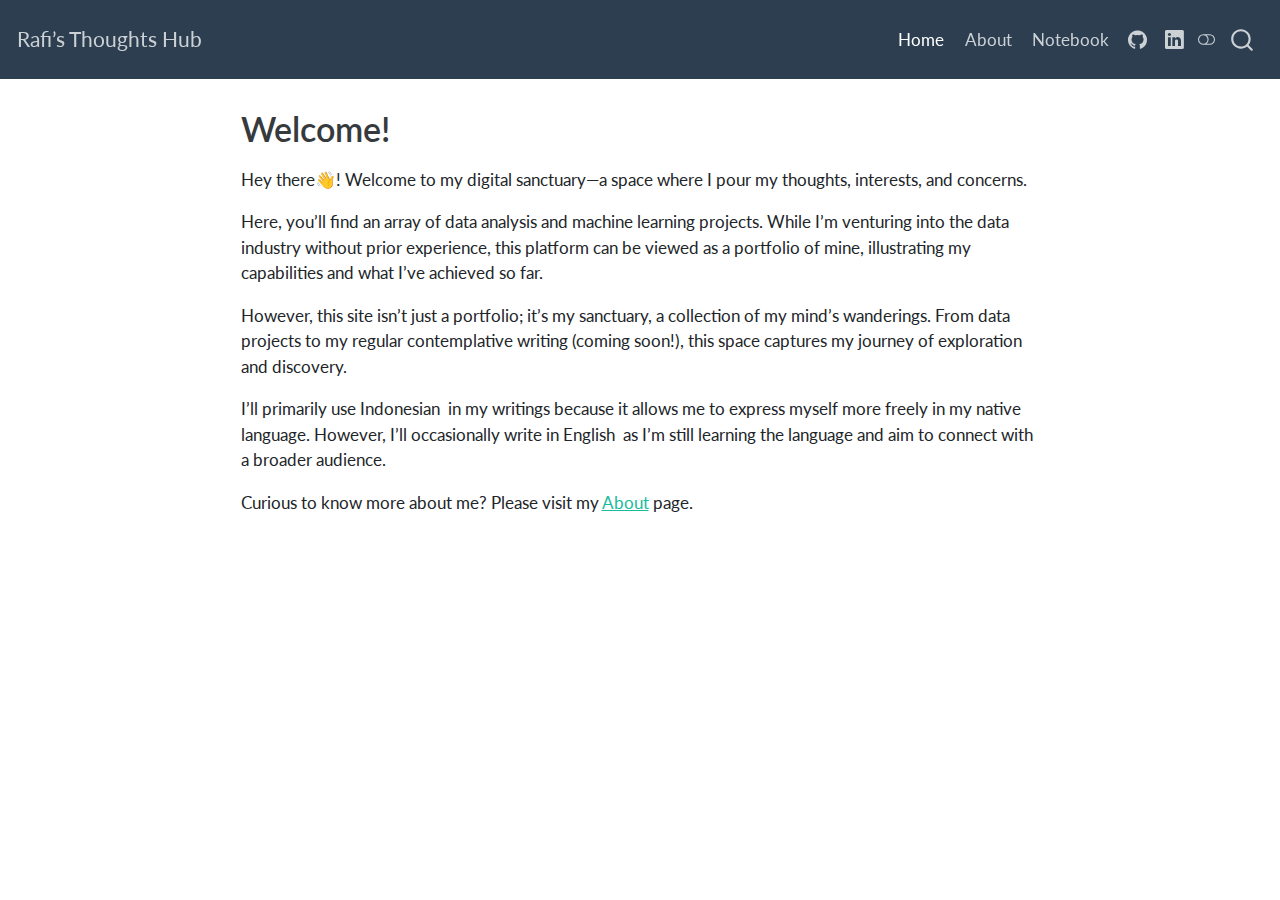
<file: index.html>
<!DOCTYPE html>
<html xmlns="http://www.w3.org/1999/xhtml" lang="en" xml:lang="en"><head>

<meta charset="utf-8">
<meta name="generator" content="quarto-1.3.450">

<meta name="viewport" content="width=device-width, initial-scale=1.0, user-scalable=yes">


<title>Rafi’s Thoughts Hub - Welcome!</title>
<style>
code{white-space: pre-wrap;}
span.smallcaps{font-variant: small-caps;}
div.columns{display: flex; gap: min(4vw, 1.5em);}
div.column{flex: auto; overflow-x: auto;}
div.hanging-indent{margin-left: 1.5em; text-indent: -1.5em;}
ul.task-list{list-style: none;}
ul.task-list li input[type="checkbox"] {
  width: 0.8em;
  margin: 0 0.8em 0.2em -1em; /* quarto-specific, see https://github.com/quarto-dev/quarto-cli/issues/4556 */ 
  vertical-align: middle;
}
</style>


<script src="site_libs/quarto-nav/quarto-nav.js"></script>
<script src="site_libs/quarto-nav/headroom.min.js"></script>
<script src="site_libs/clipboard/clipboard.min.js"></script>
<script src="site_libs/quarto-search/autocomplete.umd.js"></script>
<script src="site_libs/quarto-search/fuse.min.js"></script>
<script src="site_libs/quarto-search/quarto-search.js"></script>
<meta name="quarto:offset" content="./">
<script src="site_libs/quarto-html/quarto.js"></script>
<script src="site_libs/quarto-html/popper.min.js"></script>
<script src="site_libs/quarto-html/tippy.umd.min.js"></script>
<script src="site_libs/quarto-html/anchor.min.js"></script>
<link href="site_libs/quarto-html/tippy.css" rel="stylesheet">
<link href="site_libs/quarto-html/quarto-syntax-highlighting.css" rel="stylesheet" class="quarto-color-scheme" id="quarto-text-highlighting-styles">
<link href="site_libs/quarto-html/quarto-syntax-highlighting-dark.css" rel="prefetch" class="quarto-color-scheme quarto-color-alternate" id="quarto-text-highlighting-styles">
<script src="site_libs/bootstrap/bootstrap.min.js"></script>
<link href="site_libs/bootstrap/bootstrap-icons.css" rel="stylesheet">
<link href="site_libs/bootstrap/bootstrap.min.css" rel="stylesheet" class="quarto-color-scheme" id="quarto-bootstrap" data-mode="light">
<link href="site_libs/bootstrap/bootstrap-dark.min.css" rel="prefetch" class="quarto-color-scheme quarto-color-alternate" id="quarto-bootstrap" data-mode="dark">
<script src="site_libs/quarto-contrib/iconify-1.0.7/iconify-icon.min.js"></script>
<script id="quarto-search-options" type="application/json">{
  "location": "navbar",
  "copy-button": false,
  "collapse-after": 3,
  "panel-placement": "end",
  "type": "overlay",
  "limit": 20,
  "language": {
    "search-no-results-text": "No results",
    "search-matching-documents-text": "matching documents",
    "search-copy-link-title": "Copy link to search",
    "search-hide-matches-text": "Hide additional matches",
    "search-more-match-text": "more match in this document",
    "search-more-matches-text": "more matches in this document",
    "search-clear-button-title": "Clear",
    "search-detached-cancel-button-title": "Cancel",
    "search-submit-button-title": "Submit",
    "search-label": "Search"
  }
}</script>


<link rel="stylesheet" href="styles.css">
</head>

<body class="nav-fixed fullcontent">

<div id="quarto-search-results"></div>
  <header id="quarto-header" class="headroom fixed-top">
    <nav class="navbar navbar-expand-lg navbar-dark ">
      <div class="navbar-container container-fluid">
      <div class="navbar-brand-container">
    <a class="navbar-brand" href="./index.html">
    <span class="navbar-title">Rafi’s Thoughts Hub</span>
    </a>
  </div>
            <div id="quarto-search" class="" title="Search"></div>
          <button class="navbar-toggler" type="button" data-bs-toggle="collapse" data-bs-target="#navbarCollapse" aria-controls="navbarCollapse" aria-expanded="false" aria-label="Toggle navigation" onclick="if (window.quartoToggleHeadroom) { window.quartoToggleHeadroom(); }">
  <span class="navbar-toggler-icon"></span>
</button>
          <div class="collapse navbar-collapse" id="navbarCollapse">
            <ul class="navbar-nav navbar-nav-scroll ms-auto">
  <li class="nav-item">
    <a class="nav-link active" href="./index.html" rel="" target="" aria-current="page">
 <span class="menu-text">Home</span></a>
  </li>  
  <li class="nav-item">
    <a class="nav-link" href="./about.html" rel="" target="">
 <span class="menu-text">About</span></a>
  </li>  
  <li class="nav-item">
    <a class="nav-link" href="./posts" rel="" target="">
 <span class="menu-text">Notebook</span></a>
  </li>  
  <li class="nav-item compact">
    <a class="nav-link" href="https://github.com/rafinflaziz" rel="" target=""><i class="bi bi-github" role="img">
</i> 
 <span class="menu-text"></span></a>
  </li>  
  <li class="nav-item compact">
    <a class="nav-link" href="https://linkedin.com/in/rafinflaziz" rel="" target=""><i class="bi bi-linkedin" role="img">
</i> 
 <span class="menu-text"></span></a>
  </li>  
</ul>
            <div class="quarto-navbar-tools">
  <a href="" class="quarto-color-scheme-toggle quarto-navigation-tool  px-1" onclick="window.quartoToggleColorScheme(); return false;" title="Toggle dark mode"><i class="bi"></i></a>
</div>
          </div> <!-- /navcollapse -->
      </div> <!-- /container-fluid -->
    </nav>
</header>
<!-- content -->
<div id="quarto-content" class="quarto-container page-columns page-rows-contents page-layout-article page-navbar">
<!-- sidebar -->
<!-- margin-sidebar -->
    
<!-- main -->
<main class="content" id="quarto-document-content">

<header id="title-block-header" class="quarto-title-block default">
<div class="quarto-title">
<h1 class="title">Welcome!</h1>
</div>



<div class="quarto-title-meta">

    
  
    
  </div>
  

</header>

<p>Hey there👋! Welcome to my digital sanctuary—a space where I pour my thoughts, interests, and concerns.</p>
<p>Here, you’ll find an array of data analysis and machine learning projects. While I’m venturing into the data industry without prior experience, this platform can be viewed as a portfolio of mine, illustrating my capabilities and what I’ve achieved so far.</p>
<p>However, this site isn’t just a portfolio; it’s my sanctuary, a collection of my mind’s wanderings. From data projects to my regular contemplative writing (coming soon!), this space captures my journey of exploration and discovery.</p>
<p>I’ll primarily use Indonesian <iconify-icon inline="" icon="flag:id-4x3"></iconify-icon> in my writings because it allows me to express myself more freely in my native language. However, I’ll occasionally write in English <iconify-icon inline="" icon="flag:gb-4x3"></iconify-icon> as I’m still learning the language and aim to connect with a broader audience.</p>
<p>Curious to know more about me? Please visit my <a href="./about.html">About</a> page.</p>



</main> <!-- /main -->
<script id="quarto-html-after-body" type="application/javascript">
window.document.addEventListener("DOMContentLoaded", function (event) {
  const toggleBodyColorMode = (bsSheetEl) => {
    const mode = bsSheetEl.getAttribute("data-mode");
    const bodyEl = window.document.querySelector("body");
    if (mode === "dark") {
      bodyEl.classList.add("quarto-dark");
      bodyEl.classList.remove("quarto-light");
    } else {
      bodyEl.classList.add("quarto-light");
      bodyEl.classList.remove("quarto-dark");
    }
  }
  const toggleBodyColorPrimary = () => {
    const bsSheetEl = window.document.querySelector("link#quarto-bootstrap");
    if (bsSheetEl) {
      toggleBodyColorMode(bsSheetEl);
    }
  }
  toggleBodyColorPrimary();  
  const disableStylesheet = (stylesheets) => {
    for (let i=0; i < stylesheets.length; i++) {
      const stylesheet = stylesheets[i];
      stylesheet.rel = 'prefetch';
    }
  }
  const enableStylesheet = (stylesheets) => {
    for (let i=0; i < stylesheets.length; i++) {
      const stylesheet = stylesheets[i];
      stylesheet.rel = 'stylesheet';
    }
  }
  const manageTransitions = (selector, allowTransitions) => {
    const els = window.document.querySelectorAll(selector);
    for (let i=0; i < els.length; i++) {
      const el = els[i];
      if (allowTransitions) {
        el.classList.remove('notransition');
      } else {
        el.classList.add('notransition');
      }
    }
  }
  const toggleColorMode = (alternate) => {
    // Switch the stylesheets
    const alternateStylesheets = window.document.querySelectorAll('link.quarto-color-scheme.quarto-color-alternate');
    manageTransitions('#quarto-margin-sidebar .nav-link', false);
    if (alternate) {
      enableStylesheet(alternateStylesheets);
      for (const sheetNode of alternateStylesheets) {
        if (sheetNode.id === "quarto-bootstrap") {
          toggleBodyColorMode(sheetNode);
        }
      }
    } else {
      disableStylesheet(alternateStylesheets);
      toggleBodyColorPrimary();
    }
    manageTransitions('#quarto-margin-sidebar .nav-link', true);
    // Switch the toggles
    const toggles = window.document.querySelectorAll('.quarto-color-scheme-toggle');
    for (let i=0; i < toggles.length; i++) {
      const toggle = toggles[i];
      if (toggle) {
        if (alternate) {
          toggle.classList.add("alternate");     
        } else {
          toggle.classList.remove("alternate");
        }
      }
    }
    // Hack to workaround the fact that safari doesn't
    // properly recolor the scrollbar when toggling (#1455)
    if (navigator.userAgent.indexOf('Safari') > 0 && navigator.userAgent.indexOf('Chrome') == -1) {
      manageTransitions("body", false);
      window.scrollTo(0, 1);
      setTimeout(() => {
        window.scrollTo(0, 0);
        manageTransitions("body", true);
      }, 40);  
    }
  }
  const isFileUrl = () => { 
    return window.location.protocol === 'file:';
  }
  const hasAlternateSentinel = () => {  
    let styleSentinel = getColorSchemeSentinel();
    if (styleSentinel !== null) {
      return styleSentinel === "alternate";
    } else {
      return false;
    }
  }
  const setStyleSentinel = (alternate) => {
    const value = alternate ? "alternate" : "default";
    if (!isFileUrl()) {
      window.localStorage.setItem("quarto-color-scheme", value);
    } else {
      localAlternateSentinel = value;
    }
  }
  const getColorSchemeSentinel = () => {
    if (!isFileUrl()) {
      const storageValue = window.localStorage.getItem("quarto-color-scheme");
      return storageValue != null ? storageValue : localAlternateSentinel;
    } else {
      return localAlternateSentinel;
    }
  }
  let localAlternateSentinel = 'default';
  // Dark / light mode switch
  window.quartoToggleColorScheme = () => {
    // Read the current dark / light value 
    let toAlternate = !hasAlternateSentinel();
    toggleColorMode(toAlternate);
    setStyleSentinel(toAlternate);
  };
  // Ensure there is a toggle, if there isn't float one in the top right
  if (window.document.querySelector('.quarto-color-scheme-toggle') === null) {
    const a = window.document.createElement('a');
    a.classList.add('top-right');
    a.classList.add('quarto-color-scheme-toggle');
    a.href = "";
    a.onclick = function() { try { window.quartoToggleColorScheme(); } catch {} return false; };
    const i = window.document.createElement("i");
    i.classList.add('bi');
    a.appendChild(i);
    window.document.body.appendChild(a);
  }
  // Switch to dark mode if need be
  if (hasAlternateSentinel()) {
    toggleColorMode(true);
  } else {
    toggleColorMode(false);
  }
  const icon = "";
  const anchorJS = new window.AnchorJS();
  anchorJS.options = {
    placement: 'right',
    icon: icon
  };
  anchorJS.add('.anchored');
  const isCodeAnnotation = (el) => {
    for (const clz of el.classList) {
      if (clz.startsWith('code-annotation-')) {                     
        return true;
      }
    }
    return false;
  }
  const clipboard = new window.ClipboardJS('.code-copy-button', {
    text: function(trigger) {
      const codeEl = trigger.previousElementSibling.cloneNode(true);
      for (const childEl of codeEl.children) {
        if (isCodeAnnotation(childEl)) {
          childEl.remove();
        }
      }
      return codeEl.innerText;
    }
  });
  clipboard.on('success', function(e) {
    // button target
    const button = e.trigger;
    // don't keep focus
    button.blur();
    // flash "checked"
    button.classList.add('code-copy-button-checked');
    var currentTitle = button.getAttribute("title");
    button.setAttribute("title", "Copied!");
    let tooltip;
    if (window.bootstrap) {
      button.setAttribute("data-bs-toggle", "tooltip");
      button.setAttribute("data-bs-placement", "left");
      button.setAttribute("data-bs-title", "Copied!");
      tooltip = new bootstrap.Tooltip(button, 
        { trigger: "manual", 
          customClass: "code-copy-button-tooltip",
          offset: [0, -8]});
      tooltip.show();    
    }
    setTimeout(function() {
      if (tooltip) {
        tooltip.hide();
        button.removeAttribute("data-bs-title");
        button.removeAttribute("data-bs-toggle");
        button.removeAttribute("data-bs-placement");
      }
      button.setAttribute("title", currentTitle);
      button.classList.remove('code-copy-button-checked');
    }, 1000);
    // clear code selection
    e.clearSelection();
  });
  function tippyHover(el, contentFn) {
    const config = {
      allowHTML: true,
      content: contentFn,
      maxWidth: 500,
      delay: 100,
      arrow: false,
      appendTo: function(el) {
          return el.parentElement;
      },
      interactive: true,
      interactiveBorder: 10,
      theme: 'quarto',
      placement: 'bottom-start'
    };
    window.tippy(el, config); 
  }
  const noterefs = window.document.querySelectorAll('a[role="doc-noteref"]');
  for (var i=0; i<noterefs.length; i++) {
    const ref = noterefs[i];
    tippyHover(ref, function() {
      // use id or data attribute instead here
      let href = ref.getAttribute('data-footnote-href') || ref.getAttribute('href');
      try { href = new URL(href).hash; } catch {}
      const id = href.replace(/^#\/?/, "");
      const note = window.document.getElementById(id);
      return note.innerHTML;
    });
  }
      let selectedAnnoteEl;
      const selectorForAnnotation = ( cell, annotation) => {
        let cellAttr = 'data-code-cell="' + cell + '"';
        let lineAttr = 'data-code-annotation="' +  annotation + '"';
        const selector = 'span[' + cellAttr + '][' + lineAttr + ']';
        return selector;
      }
      const selectCodeLines = (annoteEl) => {
        const doc = window.document;
        const targetCell = annoteEl.getAttribute("data-target-cell");
        const targetAnnotation = annoteEl.getAttribute("data-target-annotation");
        const annoteSpan = window.document.querySelector(selectorForAnnotation(targetCell, targetAnnotation));
        const lines = annoteSpan.getAttribute("data-code-lines").split(",");
        const lineIds = lines.map((line) => {
          return targetCell + "-" + line;
        })
        let top = null;
        let height = null;
        let parent = null;
        if (lineIds.length > 0) {
            //compute the position of the single el (top and bottom and make a div)
            const el = window.document.getElementById(lineIds[0]);
            top = el.offsetTop;
            height = el.offsetHeight;
            parent = el.parentElement.parentElement;
          if (lineIds.length > 1) {
            const lastEl = window.document.getElementById(lineIds[lineIds.length - 1]);
            const bottom = lastEl.offsetTop + lastEl.offsetHeight;
            height = bottom - top;
          }
          if (top !== null && height !== null && parent !== null) {
            // cook up a div (if necessary) and position it 
            let div = window.document.getElementById("code-annotation-line-highlight");
            if (div === null) {
              div = window.document.createElement("div");
              div.setAttribute("id", "code-annotation-line-highlight");
              div.style.position = 'absolute';
              parent.appendChild(div);
            }
            div.style.top = top - 2 + "px";
            div.style.height = height + 4 + "px";
            let gutterDiv = window.document.getElementById("code-annotation-line-highlight-gutter");
            if (gutterDiv === null) {
              gutterDiv = window.document.createElement("div");
              gutterDiv.setAttribute("id", "code-annotation-line-highlight-gutter");
              gutterDiv.style.position = 'absolute';
              const codeCell = window.document.getElementById(targetCell);
              const gutter = codeCell.querySelector('.code-annotation-gutter');
              gutter.appendChild(gutterDiv);
            }
            gutterDiv.style.top = top - 2 + "px";
            gutterDiv.style.height = height + 4 + "px";
          }
          selectedAnnoteEl = annoteEl;
        }
      };
      const unselectCodeLines = () => {
        const elementsIds = ["code-annotation-line-highlight", "code-annotation-line-highlight-gutter"];
        elementsIds.forEach((elId) => {
          const div = window.document.getElementById(elId);
          if (div) {
            div.remove();
          }
        });
        selectedAnnoteEl = undefined;
      };
      // Attach click handler to the DT
      const annoteDls = window.document.querySelectorAll('dt[data-target-cell]');
      for (const annoteDlNode of annoteDls) {
        annoteDlNode.addEventListener('click', (event) => {
          const clickedEl = event.target;
          if (clickedEl !== selectedAnnoteEl) {
            unselectCodeLines();
            const activeEl = window.document.querySelector('dt[data-target-cell].code-annotation-active');
            if (activeEl) {
              activeEl.classList.remove('code-annotation-active');
            }
            selectCodeLines(clickedEl);
            clickedEl.classList.add('code-annotation-active');
          } else {
            // Unselect the line
            unselectCodeLines();
            clickedEl.classList.remove('code-annotation-active');
          }
        });
      }
  const findCites = (el) => {
    const parentEl = el.parentElement;
    if (parentEl) {
      const cites = parentEl.dataset.cites;
      if (cites) {
        return {
          el,
          cites: cites.split(' ')
        };
      } else {
        return findCites(el.parentElement)
      }
    } else {
      return undefined;
    }
  };
  var bibliorefs = window.document.querySelectorAll('a[role="doc-biblioref"]');
  for (var i=0; i<bibliorefs.length; i++) {
    const ref = bibliorefs[i];
    const citeInfo = findCites(ref);
    if (citeInfo) {
      tippyHover(citeInfo.el, function() {
        var popup = window.document.createElement('div');
        citeInfo.cites.forEach(function(cite) {
          var citeDiv = window.document.createElement('div');
          citeDiv.classList.add('hanging-indent');
          citeDiv.classList.add('csl-entry');
          var biblioDiv = window.document.getElementById('ref-' + cite);
          if (biblioDiv) {
            citeDiv.innerHTML = biblioDiv.innerHTML;
          }
          popup.appendChild(citeDiv);
        });
        return popup.innerHTML;
      });
    }
  }
});
</script>
</div> <!-- /content -->



</body></html>
</file>
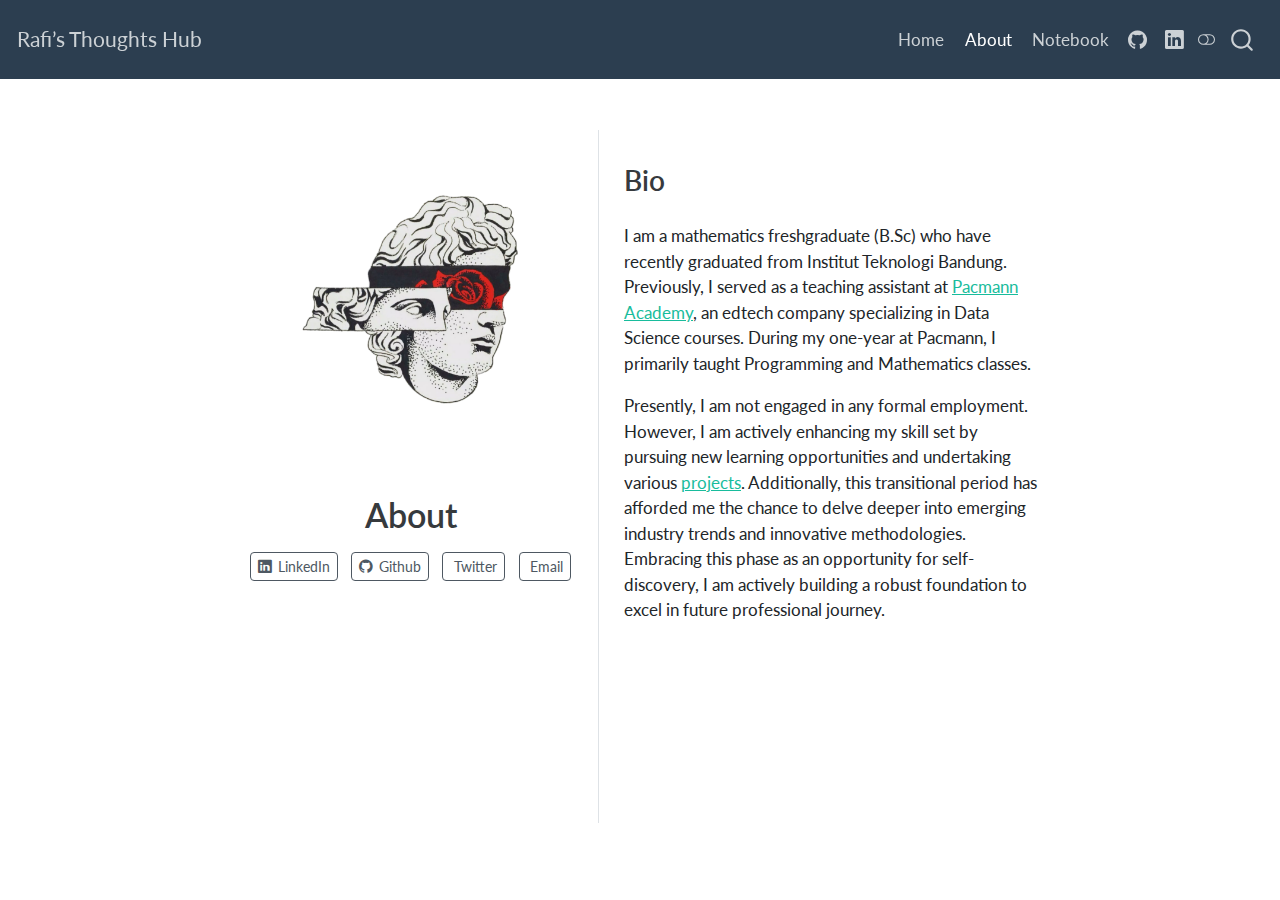
<file: about.html>
<!DOCTYPE html>
<html xmlns="http://www.w3.org/1999/xhtml" lang="en" xml:lang="en"><head>

<meta charset="utf-8">
<meta name="generator" content="quarto-1.3.450">

<meta name="viewport" content="width=device-width, initial-scale=1.0, user-scalable=yes">


<title>Rafi’s Thoughts Hub - About</title>
<style>
code{white-space: pre-wrap;}
span.smallcaps{font-variant: small-caps;}
div.columns{display: flex; gap: min(4vw, 1.5em);}
div.column{flex: auto; overflow-x: auto;}
div.hanging-indent{margin-left: 1.5em; text-indent: -1.5em;}
ul.task-list{list-style: none;}
ul.task-list li input[type="checkbox"] {
  width: 0.8em;
  margin: 0 0.8em 0.2em -1em; /* quarto-specific, see https://github.com/quarto-dev/quarto-cli/issues/4556 */ 
  vertical-align: middle;
}
</style>


<script src="site_libs/quarto-nav/quarto-nav.js"></script>
<script src="site_libs/quarto-nav/headroom.min.js"></script>
<script src="site_libs/clipboard/clipboard.min.js"></script>
<script src="site_libs/quarto-search/autocomplete.umd.js"></script>
<script src="site_libs/quarto-search/fuse.min.js"></script>
<script src="site_libs/quarto-search/quarto-search.js"></script>
<meta name="quarto:offset" content="./">
<script src="site_libs/quarto-html/quarto.js"></script>
<script src="site_libs/quarto-html/popper.min.js"></script>
<script src="site_libs/quarto-html/tippy.umd.min.js"></script>
<link href="site_libs/quarto-html/tippy.css" rel="stylesheet">
<link href="site_libs/quarto-html/quarto-syntax-highlighting.css" rel="stylesheet" class="quarto-color-scheme" id="quarto-text-highlighting-styles">
<link href="site_libs/quarto-html/quarto-syntax-highlighting-dark.css" rel="prefetch" class="quarto-color-scheme quarto-color-alternate" id="quarto-text-highlighting-styles">
<script src="site_libs/bootstrap/bootstrap.min.js"></script>
<link href="site_libs/bootstrap/bootstrap-icons.css" rel="stylesheet">
<link href="site_libs/bootstrap/bootstrap.min.css" rel="stylesheet" class="quarto-color-scheme" id="quarto-bootstrap" data-mode="light">
<link href="site_libs/bootstrap/bootstrap-dark.min.css" rel="prefetch" class="quarto-color-scheme quarto-color-alternate" id="quarto-bootstrap" data-mode="dark">
<script src="site_libs/quarto-contrib/iconify-1.0.7/iconify-icon.min.js"></script>
<script id="quarto-search-options" type="application/json">{
  "location": "navbar",
  "copy-button": false,
  "collapse-after": 3,
  "panel-placement": "end",
  "type": "overlay",
  "limit": 20,
  "language": {
    "search-no-results-text": "No results",
    "search-matching-documents-text": "matching documents",
    "search-copy-link-title": "Copy link to search",
    "search-hide-matches-text": "Hide additional matches",
    "search-more-match-text": "more match in this document",
    "search-more-matches-text": "more matches in this document",
    "search-clear-button-title": "Clear",
    "search-detached-cancel-button-title": "Cancel",
    "search-submit-button-title": "Submit",
    "search-label": "Search"
  }
}</script>


<link rel="stylesheet" href="styles.css">
</head>

<body class="nav-fixed fullcontent">

<div id="quarto-search-results"></div>
  <header id="quarto-header" class="headroom fixed-top">
    <nav class="navbar navbar-expand-lg navbar-dark ">
      <div class="navbar-container container-fluid">
      <div class="navbar-brand-container">
    <a class="navbar-brand" href="./index.html">
    <span class="navbar-title">Rafi’s Thoughts Hub</span>
    </a>
  </div>
            <div id="quarto-search" class="" title="Search"></div>
          <button class="navbar-toggler" type="button" data-bs-toggle="collapse" data-bs-target="#navbarCollapse" aria-controls="navbarCollapse" aria-expanded="false" aria-label="Toggle navigation" onclick="if (window.quartoToggleHeadroom) { window.quartoToggleHeadroom(); }">
  <span class="navbar-toggler-icon"></span>
</button>
          <div class="collapse navbar-collapse" id="navbarCollapse">
            <ul class="navbar-nav navbar-nav-scroll ms-auto">
  <li class="nav-item">
    <a class="nav-link" href="./index.html" rel="" target="">
 <span class="menu-text">Home</span></a>
  </li>  
  <li class="nav-item">
    <a class="nav-link active" href="./about.html" rel="" target="" aria-current="page">
 <span class="menu-text">About</span></a>
  </li>  
  <li class="nav-item">
    <a class="nav-link" href="./posts" rel="" target="">
 <span class="menu-text">Notebook</span></a>
  </li>  
  <li class="nav-item compact">
    <a class="nav-link" href="https://github.com/rafinflaziz" rel="" target=""><i class="bi bi-github" role="img">
</i> 
 <span class="menu-text"></span></a>
  </li>  
  <li class="nav-item compact">
    <a class="nav-link" href="https://linkedin.com/in/rafinflaziz" rel="" target=""><i class="bi bi-linkedin" role="img">
</i> 
 <span class="menu-text"></span></a>
  </li>  
</ul>
            <div class="quarto-navbar-tools">
  <a href="" class="quarto-color-scheme-toggle quarto-navigation-tool  px-1" onclick="window.quartoToggleColorScheme(); return false;" title="Toggle dark mode"><i class="bi"></i></a>
</div>
          </div> <!-- /navcollapse -->
      </div> <!-- /container-fluid -->
    </nav>
</header>
<!-- content -->
<div id="quarto-content" class="quarto-container page-columns page-rows-contents page-layout-article page-navbar">
<!-- sidebar -->
<!-- margin-sidebar -->
    
<!-- main -->
<div class="quarto-about-trestles">
  <div class="about-entity">
    <img src="img/profpic.png" class="about-image
  rounded " style="width: 20em;">
<header id="title-block-header" class="quarto-title-block default">
<div class="quarto-title">
<h1 class="title">About</h1>
</div>
<div class="quarto-title-meta">
  </div>
</header>
    <div class="about-links">
  <a href="https://www.linkedin.com/in/rafinflaziz/" class="about-link" rel="" target="">
    <i class="bi bi-linkedin"></i>
     <span class="about-link-text">LinkedIn</span>
  </a>
  <a href="https://github.com/rafinflaziz" class="about-link" rel="" target="">
    <i class="bi bi-github"></i>
     <span class="about-link-text">Github</span>
  </a>
  <a href="https://twitter.com/rafinflaziz" class="about-link" rel="" target="">
     <span class="about-link-text"><iconify-icon inline="" icon="fa6-brands:x-twitter"></iconify-icon> Twitter</span>
  </a>
  <a href="mailto:rafinflaziz@gmail.com" class="about-link" rel="" target="">
     <span class="about-link-text"><iconify-icon inline="" icon="bxl:gmail"></iconify-icon> Email</span>
  </a>
</div>
  </div>
  <div class="about-contents"><main class="content" id="quarto-document-content">
<section id="bio" class="level2">
<h2 data-anchor-id="bio">Bio</h2>
<p>I am a mathematics freshgraduate (B.Sc) who have recently graduated from Institut Teknologi Bandung. Previously, I served as a teaching assistant at <a href="https://pacmann.io/">Pacmann Academy</a>, an edtech company specializing in Data Science courses. During my one-year at Pacmann, I primarily taught Programming and Mathematics classes.</p>
<p>Presently, I am not engaged in any formal employment. However, I am actively enhancing my skill set by pursuing new learning opportunities and undertaking various <a href="posts/#category=project">projects</a>. Additionally, this transitional period has afforded me the chance to delve deeper into emerging industry trends and innovative methodologies. Embracing this phase as an opportunity for self-discovery, I am actively building a robust foundation to excel in future professional journey.</p>


</section>
</main></div>
</div>
 <!-- /main -->
<script id="quarto-html-after-body" type="application/javascript">
window.document.addEventListener("DOMContentLoaded", function (event) {
  const toggleBodyColorMode = (bsSheetEl) => {
    const mode = bsSheetEl.getAttribute("data-mode");
    const bodyEl = window.document.querySelector("body");
    if (mode === "dark") {
      bodyEl.classList.add("quarto-dark");
      bodyEl.classList.remove("quarto-light");
    } else {
      bodyEl.classList.add("quarto-light");
      bodyEl.classList.remove("quarto-dark");
    }
  }
  const toggleBodyColorPrimary = () => {
    const bsSheetEl = window.document.querySelector("link#quarto-bootstrap");
    if (bsSheetEl) {
      toggleBodyColorMode(bsSheetEl);
    }
  }
  toggleBodyColorPrimary();  
  const disableStylesheet = (stylesheets) => {
    for (let i=0; i < stylesheets.length; i++) {
      const stylesheet = stylesheets[i];
      stylesheet.rel = 'prefetch';
    }
  }
  const enableStylesheet = (stylesheets) => {
    for (let i=0; i < stylesheets.length; i++) {
      const stylesheet = stylesheets[i];
      stylesheet.rel = 'stylesheet';
    }
  }
  const manageTransitions = (selector, allowTransitions) => {
    const els = window.document.querySelectorAll(selector);
    for (let i=0; i < els.length; i++) {
      const el = els[i];
      if (allowTransitions) {
        el.classList.remove('notransition');
      } else {
        el.classList.add('notransition');
      }
    }
  }
  const toggleColorMode = (alternate) => {
    // Switch the stylesheets
    const alternateStylesheets = window.document.querySelectorAll('link.quarto-color-scheme.quarto-color-alternate');
    manageTransitions('#quarto-margin-sidebar .nav-link', false);
    if (alternate) {
      enableStylesheet(alternateStylesheets);
      for (const sheetNode of alternateStylesheets) {
        if (sheetNode.id === "quarto-bootstrap") {
          toggleBodyColorMode(sheetNode);
        }
      }
    } else {
      disableStylesheet(alternateStylesheets);
      toggleBodyColorPrimary();
    }
    manageTransitions('#quarto-margin-sidebar .nav-link', true);
    // Switch the toggles
    const toggles = window.document.querySelectorAll('.quarto-color-scheme-toggle');
    for (let i=0; i < toggles.length; i++) {
      const toggle = toggles[i];
      if (toggle) {
        if (alternate) {
          toggle.classList.add("alternate");     
        } else {
          toggle.classList.remove("alternate");
        }
      }
    }
    // Hack to workaround the fact that safari doesn't
    // properly recolor the scrollbar when toggling (#1455)
    if (navigator.userAgent.indexOf('Safari') > 0 && navigator.userAgent.indexOf('Chrome') == -1) {
      manageTransitions("body", false);
      window.scrollTo(0, 1);
      setTimeout(() => {
        window.scrollTo(0, 0);
        manageTransitions("body", true);
      }, 40);  
    }
  }
  const isFileUrl = () => { 
    return window.location.protocol === 'file:';
  }
  const hasAlternateSentinel = () => {  
    let styleSentinel = getColorSchemeSentinel();
    if (styleSentinel !== null) {
      return styleSentinel === "alternate";
    } else {
      return false;
    }
  }
  const setStyleSentinel = (alternate) => {
    const value = alternate ? "alternate" : "default";
    if (!isFileUrl()) {
      window.localStorage.setItem("quarto-color-scheme", value);
    } else {
      localAlternateSentinel = value;
    }
  }
  const getColorSchemeSentinel = () => {
    if (!isFileUrl()) {
      const storageValue = window.localStorage.getItem("quarto-color-scheme");
      return storageValue != null ? storageValue : localAlternateSentinel;
    } else {
      return localAlternateSentinel;
    }
  }
  let localAlternateSentinel = 'default';
  // Dark / light mode switch
  window.quartoToggleColorScheme = () => {
    // Read the current dark / light value 
    let toAlternate = !hasAlternateSentinel();
    toggleColorMode(toAlternate);
    setStyleSentinel(toAlternate);
  };
  // Ensure there is a toggle, if there isn't float one in the top right
  if (window.document.querySelector('.quarto-color-scheme-toggle') === null) {
    const a = window.document.createElement('a');
    a.classList.add('top-right');
    a.classList.add('quarto-color-scheme-toggle');
    a.href = "";
    a.onclick = function() { try { window.quartoToggleColorScheme(); } catch {} return false; };
    const i = window.document.createElement("i");
    i.classList.add('bi');
    a.appendChild(i);
    window.document.body.appendChild(a);
  }
  // Switch to dark mode if need be
  if (hasAlternateSentinel()) {
    toggleColorMode(true);
  } else {
    toggleColorMode(false);
  }
  const isCodeAnnotation = (el) => {
    for (const clz of el.classList) {
      if (clz.startsWith('code-annotation-')) {                     
        return true;
      }
    }
    return false;
  }
  const clipboard = new window.ClipboardJS('.code-copy-button', {
    text: function(trigger) {
      const codeEl = trigger.previousElementSibling.cloneNode(true);
      for (const childEl of codeEl.children) {
        if (isCodeAnnotation(childEl)) {
          childEl.remove();
        }
      }
      return codeEl.innerText;
    }
  });
  clipboard.on('success', function(e) {
    // button target
    const button = e.trigger;
    // don't keep focus
    button.blur();
    // flash "checked"
    button.classList.add('code-copy-button-checked');
    var currentTitle = button.getAttribute("title");
    button.setAttribute("title", "Copied!");
    let tooltip;
    if (window.bootstrap) {
      button.setAttribute("data-bs-toggle", "tooltip");
      button.setAttribute("data-bs-placement", "left");
      button.setAttribute("data-bs-title", "Copied!");
      tooltip = new bootstrap.Tooltip(button, 
        { trigger: "manual", 
          customClass: "code-copy-button-tooltip",
          offset: [0, -8]});
      tooltip.show();    
    }
    setTimeout(function() {
      if (tooltip) {
        tooltip.hide();
        button.removeAttribute("data-bs-title");
        button.removeAttribute("data-bs-toggle");
        button.removeAttribute("data-bs-placement");
      }
      button.setAttribute("title", currentTitle);
      button.classList.remove('code-copy-button-checked');
    }, 1000);
    // clear code selection
    e.clearSelection();
  });
  function tippyHover(el, contentFn) {
    const config = {
      allowHTML: true,
      content: contentFn,
      maxWidth: 500,
      delay: 100,
      arrow: false,
      appendTo: function(el) {
          return el.parentElement;
      },
      interactive: true,
      interactiveBorder: 10,
      theme: 'quarto',
      placement: 'bottom-start'
    };
    window.tippy(el, config); 
  }
  const noterefs = window.document.querySelectorAll('a[role="doc-noteref"]');
  for (var i=0; i<noterefs.length; i++) {
    const ref = noterefs[i];
    tippyHover(ref, function() {
      // use id or data attribute instead here
      let href = ref.getAttribute('data-footnote-href') || ref.getAttribute('href');
      try { href = new URL(href).hash; } catch {}
      const id = href.replace(/^#\/?/, "");
      const note = window.document.getElementById(id);
      return note.innerHTML;
    });
  }
      let selectedAnnoteEl;
      const selectorForAnnotation = ( cell, annotation) => {
        let cellAttr = 'data-code-cell="' + cell + '"';
        let lineAttr = 'data-code-annotation="' +  annotation + '"';
        const selector = 'span[' + cellAttr + '][' + lineAttr + ']';
        return selector;
      }
      const selectCodeLines = (annoteEl) => {
        const doc = window.document;
        const targetCell = annoteEl.getAttribute("data-target-cell");
        const targetAnnotation = annoteEl.getAttribute("data-target-annotation");
        const annoteSpan = window.document.querySelector(selectorForAnnotation(targetCell, targetAnnotation));
        const lines = annoteSpan.getAttribute("data-code-lines").split(",");
        const lineIds = lines.map((line) => {
          return targetCell + "-" + line;
        })
        let top = null;
        let height = null;
        let parent = null;
        if (lineIds.length > 0) {
            //compute the position of the single el (top and bottom and make a div)
            const el = window.document.getElementById(lineIds[0]);
            top = el.offsetTop;
            height = el.offsetHeight;
            parent = el.parentElement.parentElement;
          if (lineIds.length > 1) {
            const lastEl = window.document.getElementById(lineIds[lineIds.length - 1]);
            const bottom = lastEl.offsetTop + lastEl.offsetHeight;
            height = bottom - top;
          }
          if (top !== null && height !== null && parent !== null) {
            // cook up a div (if necessary) and position it 
            let div = window.document.getElementById("code-annotation-line-highlight");
            if (div === null) {
              div = window.document.createElement("div");
              div.setAttribute("id", "code-annotation-line-highlight");
              div.style.position = 'absolute';
              parent.appendChild(div);
            }
            div.style.top = top - 2 + "px";
            div.style.height = height + 4 + "px";
            let gutterDiv = window.document.getElementById("code-annotation-line-highlight-gutter");
            if (gutterDiv === null) {
              gutterDiv = window.document.createElement("div");
              gutterDiv.setAttribute("id", "code-annotation-line-highlight-gutter");
              gutterDiv.style.position = 'absolute';
              const codeCell = window.document.getElementById(targetCell);
              const gutter = codeCell.querySelector('.code-annotation-gutter');
              gutter.appendChild(gutterDiv);
            }
            gutterDiv.style.top = top - 2 + "px";
            gutterDiv.style.height = height + 4 + "px";
          }
          selectedAnnoteEl = annoteEl;
        }
      };
      const unselectCodeLines = () => {
        const elementsIds = ["code-annotation-line-highlight", "code-annotation-line-highlight-gutter"];
        elementsIds.forEach((elId) => {
          const div = window.document.getElementById(elId);
          if (div) {
            div.remove();
          }
        });
        selectedAnnoteEl = undefined;
      };
      // Attach click handler to the DT
      const annoteDls = window.document.querySelectorAll('dt[data-target-cell]');
      for (const annoteDlNode of annoteDls) {
        annoteDlNode.addEventListener('click', (event) => {
          const clickedEl = event.target;
          if (clickedEl !== selectedAnnoteEl) {
            unselectCodeLines();
            const activeEl = window.document.querySelector('dt[data-target-cell].code-annotation-active');
            if (activeEl) {
              activeEl.classList.remove('code-annotation-active');
            }
            selectCodeLines(clickedEl);
            clickedEl.classList.add('code-annotation-active');
          } else {
            // Unselect the line
            unselectCodeLines();
            clickedEl.classList.remove('code-annotation-active');
          }
        });
      }
  const findCites = (el) => {
    const parentEl = el.parentElement;
    if (parentEl) {
      const cites = parentEl.dataset.cites;
      if (cites) {
        return {
          el,
          cites: cites.split(' ')
        };
      } else {
        return findCites(el.parentElement)
      }
    } else {
      return undefined;
    }
  };
  var bibliorefs = window.document.querySelectorAll('a[role="doc-biblioref"]');
  for (var i=0; i<bibliorefs.length; i++) {
    const ref = bibliorefs[i];
    const citeInfo = findCites(ref);
    if (citeInfo) {
      tippyHover(citeInfo.el, function() {
        var popup = window.document.createElement('div');
        citeInfo.cites.forEach(function(cite) {
          var citeDiv = window.document.createElement('div');
          citeDiv.classList.add('hanging-indent');
          citeDiv.classList.add('csl-entry');
          var biblioDiv = window.document.getElementById('ref-' + cite);
          if (biblioDiv) {
            citeDiv.innerHTML = biblioDiv.innerHTML;
          }
          popup.appendChild(citeDiv);
        });
        return popup.innerHTML;
      });
    }
  }
});
</script>
</div> <!-- /content -->



</body></html>
</file>
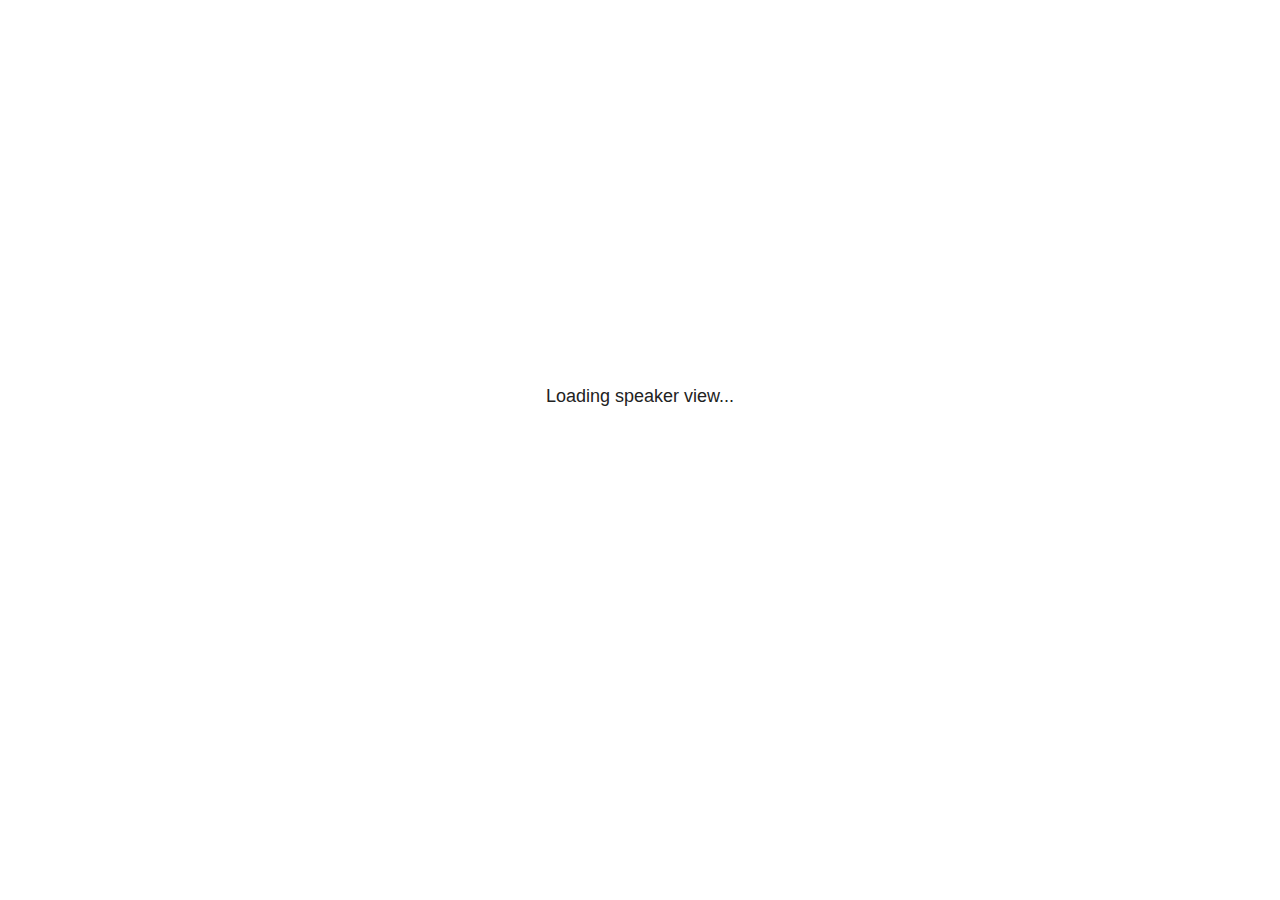
<file: site_libs/revealjs/plugin/notes/speaker-view.html>
<!--
	NOTE: You need to build the notes plugin after making changes to this file.
-->
<html lang="en">
	<head>
		<meta charset="utf-8">

		<title>reveal.js - Speaker View</title>

		<style>
			body {
				font-family: Helvetica;
				font-size: 18px;
			}

			#current-slide,
			#upcoming-slide,
			#speaker-controls {
				padding: 6px;
				box-sizing: border-box;
				-moz-box-sizing: border-box;
			}

			#current-slide iframe,
			#upcoming-slide iframe {
				width: 100%;
				height: 100%;
				border: 1px solid #ddd;
			}

			#current-slide .label,
			#upcoming-slide .label {
				position: absolute;
				top: 10px;
				left: 10px;
				z-index: 2;
			}

			#connection-status {
				position: absolute;
				top: 0;
				left: 0;
				width: 100%;
				height: 100%;
				z-index: 20;
				padding: 30% 20% 20% 20%;
				font-size: 18px;
				color: #222;
				background: #fff;
				text-align: center;
				box-sizing: border-box;
				line-height: 1.4;
			}

			.overlay-element {
				height: 34px;
				line-height: 34px;
				padding: 0 10px;
				text-shadow: none;
				background: rgba( 220, 220, 220, 0.8 );
				color: #222;
				font-size: 14px;
			}

			.overlay-element.interactive:hover {
				background: rgba( 220, 220, 220, 1 );
			}

			#current-slide {
				position: absolute;
				width: 60%;
				height: 100%;
				top: 0;
				left: 0;
				padding-right: 0;
			}

			#upcoming-slide {
				position: absolute;
				width: 40%;
				height: 40%;
				right: 0;
				top: 0;
			}

			/* Speaker controls */
			#speaker-controls {
				position: absolute;
				top: 40%;
				right: 0;
				width: 40%;
				height: 60%;
				overflow: auto;
				font-size: 18px;
			}

				.speaker-controls-time.hidden,
				.speaker-controls-notes.hidden {
					display: none;
				}

				.speaker-controls-time .label,
				.speaker-controls-pace .label,
				.speaker-controls-notes .label {
					text-transform: uppercase;
					font-weight: normal;
					font-size: 0.66em;
					color: #666;
					margin: 0;
				}

				.speaker-controls-time, .speaker-controls-pace {
					border-bottom: 1px solid rgba( 200, 200, 200, 0.5 );
					margin-bottom: 10px;
					padding: 10px 16px;
					padding-bottom: 20px;
					cursor: pointer;
				}

				.speaker-controls-time .reset-button {
					opacity: 0;
					float: right;
					color: #666;
					text-decoration: none;
				}
				.speaker-controls-time:hover .reset-button {
					opacity: 1;
				}

				.speaker-controls-time .timer,
				.speaker-controls-time .clock {
					width: 50%;
				}

				.speaker-controls-time .timer,
				.speaker-controls-time .clock,
				.speaker-controls-time .pacing .hours-value,
				.speaker-controls-time .pacing .minutes-value,
				.speaker-controls-time .pacing .seconds-value {
					font-size: 1.9em;
				}

				.speaker-controls-time .timer {
					float: left;
				}

				.speaker-controls-time .clock {
					float: right;
					text-align: right;
				}

				.speaker-controls-time span.mute {
					opacity: 0.3;
				}

				.speaker-controls-time .pacing-title {
					margin-top: 5px;
				}

				.speaker-controls-time .pacing.ahead {
					color: blue;
				}

				.speaker-controls-time .pacing.on-track {
					color: green;
				}

				.speaker-controls-time .pacing.behind {
					color: red;
				}

				.speaker-controls-notes {
					padding: 10px 16px;
				}

				.speaker-controls-notes .value {
					margin-top: 5px;
					line-height: 1.4;
					font-size: 1.2em;
				}

			/* Layout selector */
			#speaker-layout {
				position: absolute;
				top: 10px;
				right: 10px;
				color: #222;
				z-index: 10;
			}
				#speaker-layout select {
					position: absolute;
					width: 100%;
					height: 100%;
					top: 0;
					left: 0;
					border: 0;
					box-shadow: 0;
					cursor: pointer;
					opacity: 0;

					font-size: 1em;
					background-color: transparent;

					-moz-appearance: none;
					-webkit-appearance: none;
					-webkit-tap-highlight-color: rgba(0, 0, 0, 0);
				}

				#speaker-layout select:focus {
					outline: none;
					box-shadow: none;
				}

			.clear {
				clear: both;
			}

			/* Speaker layout: Wide */
			body[data-speaker-layout="wide"] #current-slide,
			body[data-speaker-layout="wide"] #upcoming-slide {
				width: 50%;
				height: 45%;
				padding: 6px;
			}

			body[data-speaker-layout="wide"] #current-slide {
				top: 0;
				left: 0;
			}

			body[data-speaker-layout="wide"] #upcoming-slide {
				top: 0;
				left: 50%;
			}

			body[data-speaker-layout="wide"] #speaker-controls {
				top: 45%;
				left: 0;
				width: 100%;
				height: 50%;
				font-size: 1.25em;
			}

			/* Speaker layout: Tall */
			body[data-speaker-layout="tall"] #current-slide,
			body[data-speaker-layout="tall"] #upcoming-slide {
				width: 45%;
				height: 50%;
				padding: 6px;
			}

			body[data-speaker-layout="tall"] #current-slide {
				top: 0;
				left: 0;
			}

			body[data-speaker-layout="tall"] #upcoming-slide {
				top: 50%;
				left: 0;
			}

			body[data-speaker-layout="tall"] #speaker-controls {
				padding-top: 40px;
				top: 0;
				left: 45%;
				width: 55%;
				height: 100%;
				font-size: 1.25em;
			}

			/* Speaker layout: Notes only */
			body[data-speaker-layout="notes-only"] #current-slide,
			body[data-speaker-layout="notes-only"] #upcoming-slide {
				display: none;
			}

			body[data-speaker-layout="notes-only"] #speaker-controls {
				padding-top: 40px;
				top: 0;
				left: 0;
				width: 100%;
				height: 100%;
				font-size: 1.25em;
			}

			@media screen and (max-width: 1080px) {
				body[data-speaker-layout="default"] #speaker-controls {
					font-size: 16px;
				}
			}

			@media screen and (max-width: 900px) {
				body[data-speaker-layout="default"] #speaker-controls {
					font-size: 14px;
				}
			}

			@media screen and (max-width: 800px) {
				body[data-speaker-layout="default"] #speaker-controls {
					font-size: 12px;
				}
			}

		</style>
	</head>

	<body>

		<div id="connection-status">Loading speaker view...</div>

		<div id="current-slide"></div>
		<div id="upcoming-slide"><span class="overlay-element label">Upcoming</span></div>
		<div id="speaker-controls">
			<div class="speaker-controls-time">
				<h4 class="label">Time <span class="reset-button">Click to Reset</span></h4>
				<div class="clock">
					<span class="clock-value">0:00 AM</span>
				</div>
				<div class="timer">
					<span class="hours-value">00</span><span class="minutes-value">:00</span><span class="seconds-value">:00</span>
				</div>
				<div class="clear"></div>

				<h4 class="label pacing-title" style="display: none">Pacing – Time to finish current slide</h4>
				<div class="pacing" style="display: none">
					<span class="hours-value">00</span><span class="minutes-value">:00</span><span class="seconds-value">:00</span>
				</div>
			</div>

			<div class="speaker-controls-notes hidden">
				<h4 class="label">Notes</h4>
				<div class="value"></div>
			</div>
		</div>
		<div id="speaker-layout" class="overlay-element interactive">
			<span class="speaker-layout-label"></span>
			<select class="speaker-layout-dropdown"></select>
		</div>

		<script>

			(function() {

				var notes,
					notesValue,
					currentState,
					currentSlide,
					upcomingSlide,
					layoutLabel,
					layoutDropdown,
					pendingCalls = {},
					lastRevealApiCallId = 0,
					connected = false,
					whitelistedWindows = [window.opener];

				var SPEAKER_LAYOUTS = {
					'default': 'Default',
					'wide': 'Wide',
					'tall': 'Tall',
					'notes-only': 'Notes only'
				};

				setupLayout();

				var connectionStatus = document.querySelector( '#connection-status' );
				var connectionTimeout = setTimeout( function() {
					connectionStatus.innerHTML = 'Error connecting to main window.<br>Please try closing and reopening the speaker view.';
				}, 5000 );
;
				window.addEventListener( 'message', function( event ) {

					// Validate the origin of this message to prevent XSS
					if( window.location.origin !== event.origin && whitelistedWindows.indexOf( event.source ) === -1 ) {
						return;
					}

					clearTimeout( connectionTimeout );
					connectionStatus.style.display = 'none';

					var data = JSON.parse( event.data );

					// The overview mode is only useful to the reveal.js instance
					// where navigation occurs so we don't sync it
					if( data.state ) delete data.state.overview;

					// Messages sent by the notes plugin inside of the main window
					if( data && data.namespace === 'reveal-notes' ) {
						if( data.type === 'connect' ) {
							handleConnectMessage( data );
						}
						else if( data.type === 'state' ) {
							handleStateMessage( data );
						}
						else if( data.type === 'return' ) {
							pendingCalls[data.callId](data.result);
							delete pendingCalls[data.callId];
						}
					}
					// Messages sent by the reveal.js inside of the current slide preview
					else if( data && data.namespace === 'reveal' ) {
						if( /ready/.test( data.eventName ) ) {
							// Send a message back to notify that the handshake is complete
							window.opener.postMessage( JSON.stringify({ namespace: 'reveal-notes', type: 'connected'} ), '*' );
						}
						else if( /slidechanged|fragmentshown|fragmenthidden|paused|resumed/.test( data.eventName ) && currentState !== JSON.stringify( data.state ) ) {

							dispatchStateToMainWindow( data.state );

						}
					}

				} );

				/**
				 * Updates the presentation in the main window to match the state
				 * of the presentation in the notes window.
				 */
				const dispatchStateToMainWindow = debounce(( state ) => {
					window.opener.postMessage( JSON.stringify({ method: 'setState', args: [ state ]} ), '*' );
				}, 500);

				/**
				 * Asynchronously calls the Reveal.js API of the main frame.
				 */
				function callRevealApi( methodName, methodArguments, callback ) {

					var callId = ++lastRevealApiCallId;
					pendingCalls[callId] = callback;
					window.opener.postMessage( JSON.stringify( {
						namespace: 'reveal-notes',
						type: 'call',
						callId: callId,
						methodName: methodName,
						arguments: methodArguments
					} ), '*' );

				}

				/**
				 * Called when the main window is trying to establish a
				 * connection.
				 */
				function handleConnectMessage( data ) {

					if( connected === false ) {
						connected = true;

						setupIframes( data );
						setupKeyboard();
						setupNotes();
						setupTimer();
						setupHeartbeat();
					}

				}

				/**
				 * Called when the main window sends an updated state.
				 */
				function handleStateMessage( data ) {

					// Store the most recently set state to avoid circular loops
					// applying the same state
					currentState = JSON.stringify( data.state );

					// No need for updating the notes in case of fragment changes
					if ( data.notes ) {
						notes.classList.remove( 'hidden' );
						notesValue.style.whiteSpace = data.whitespace;
						if( data.markdown ) {
							notesValue.innerHTML = marked( data.notes );
						}
						else {
							notesValue.innerHTML = data.notes;
						}
					}
					else {
						notes.classList.add( 'hidden' );
					}

					// Update the note slides
					currentSlide.contentWindow.postMessage( JSON.stringify({ method: 'setState', args: [ data.state ] }), '*' );
					upcomingSlide.contentWindow.postMessage( JSON.stringify({ method: 'setState', args: [ data.state ] }), '*' );
					upcomingSlide.contentWindow.postMessage( JSON.stringify({ method: 'next' }), '*' );

				}

				// Limit to max one state update per X ms
				handleStateMessage = debounce( handleStateMessage, 200 );

				/**
				 * Forward keyboard events to the current slide window.
				 * This enables keyboard events to work even if focus
				 * isn't set on the current slide iframe.
				 *
				 * Block F5 default handling, it reloads and disconnects
				 * the speaker notes window.
				 */
				function setupKeyboard() {

					document.addEventListener( 'keydown', function( event ) {
						if( event.keyCode === 116 || ( event.metaKey && event.keyCode === 82 ) ) {
							event.preventDefault();
							return false;
						}
						currentSlide.contentWindow.postMessage( JSON.stringify({ method: 'triggerKey', args: [ event.keyCode ] }), '*' );
					} );

				}

				/**
				 * Creates the preview iframes.
				 */
				function setupIframes( data ) {

					var params = [
						'receiver',
						'progress=false',
						'history=false',
						'transition=none',
						'autoSlide=0',
						'backgroundTransition=none'
					].join( '&' );

					var urlSeparator = /\?/.test(data.url) ? '&' : '?';
					var hash = '#/' + data.state.indexh + '/' + data.state.indexv;
					var currentURL = data.url + urlSeparator + params + '&postMessageEvents=true' + hash;
					var upcomingURL = data.url + urlSeparator + params + '&controls=false' + hash;

					currentSlide = document.createElement( 'iframe' );
					currentSlide.setAttribute( 'width', 1280 );
					currentSlide.setAttribute( 'height', 1024 );
					currentSlide.setAttribute( 'src', currentURL );
					document.querySelector( '#current-slide' ).appendChild( currentSlide );

					upcomingSlide = document.createElement( 'iframe' );
					upcomingSlide.setAttribute( 'width', 640 );
					upcomingSlide.setAttribute( 'height', 512 );
					upcomingSlide.setAttribute( 'src', upcomingURL );
					document.querySelector( '#upcoming-slide' ).appendChild( upcomingSlide );

					whitelistedWindows.push( currentSlide.contentWindow, upcomingSlide.contentWindow );

				}

				/**
				 * Setup the notes UI.
				 */
				function setupNotes() {

					notes = document.querySelector( '.speaker-controls-notes' );
					notesValue = document.querySelector( '.speaker-controls-notes .value' );

				}

				/**
				 * We send out a heartbeat at all times to ensure we can
				 * reconnect with the main presentation window after reloads.
				 */
				function setupHeartbeat() {

					setInterval( () => {
						window.opener.postMessage( JSON.stringify({ namespace: 'reveal-notes', type: 'heartbeat'} ), '*' );
					}, 1000 );

				}

				function getTimings( callback ) {

					callRevealApi( 'getSlidesAttributes', [], function ( slideAttributes ) {
						callRevealApi( 'getConfig', [], function ( config ) {
							var totalTime = config.totalTime;
							var minTimePerSlide = config.minimumTimePerSlide || 0;
							var defaultTiming = config.defaultTiming;
							if ((defaultTiming == null) && (totalTime == null)) {
								callback(null);
								return;
							}
							// Setting totalTime overrides defaultTiming
							if (totalTime) {
								defaultTiming = 0;
							}
							var timings = [];
							for ( var i in slideAttributes ) {
								var slide = slideAttributes[ i ];
								var timing = defaultTiming;
								if( slide.hasOwnProperty( 'data-timing' )) {
									var t = slide[ 'data-timing' ];
									timing = parseInt(t);
									if( isNaN(timing) ) {
										console.warn("Could not parse timing '" + t + "' of slide " + i + "; using default of " + defaultTiming);
										timing = defaultTiming;
									}
								}
								timings.push(timing);
							}
							if ( totalTime ) {
								// After we've allocated time to individual slides, we summarize it and
								// subtract it from the total time
								var remainingTime = totalTime - timings.reduce( function(a, b) { return a + b; }, 0 );
								// The remaining time is divided by the number of slides that have 0 seconds
								// allocated at the moment, giving the average time-per-slide on the remaining slides
								var remainingSlides = (timings.filter( function(x) { return x == 0 }) ).length
								var timePerSlide = Math.round( remainingTime / remainingSlides, 0 )
								// And now we replace every zero-value timing with that average
								timings = timings.map( function(x) { return (x==0 ? timePerSlide : x) } );
							}
							var slidesUnderMinimum = timings.filter( function(x) { return (x < minTimePerSlide) } ).length
							if ( slidesUnderMinimum ) {
								message = "The pacing time for " + slidesUnderMinimum + " slide(s) is under the configured minimum of " + minTimePerSlide + " seconds. Check the data-timing attribute on individual slides, or consider increasing the totalTime or minimumTimePerSlide configuration options (or removing some slides).";
								alert(message);
							}
							callback( timings );
						} );
					} );

				}

				/**
				 * Return the number of seconds allocated for presenting
				 * all slides up to and including this one.
				 */
				function getTimeAllocated( timings, callback ) {

					callRevealApi( 'getSlidePastCount', [], function ( currentSlide ) {
						var allocated = 0;
						for (var i in timings.slice(0, currentSlide + 1)) {
							allocated += timings[i];
						}
						callback( allocated );
					} );

				}

				/**
				 * Create the timer and clock and start updating them
				 * at an interval.
				 */
				function setupTimer() {

					var start = new Date(),
					timeEl = document.querySelector( '.speaker-controls-time' ),
					clockEl = timeEl.querySelector( '.clock-value' ),
					hoursEl = timeEl.querySelector( '.hours-value' ),
					minutesEl = timeEl.querySelector( '.minutes-value' ),
					secondsEl = timeEl.querySelector( '.seconds-value' ),
					pacingTitleEl = timeEl.querySelector( '.pacing-title' ),
					pacingEl = timeEl.querySelector( '.pacing' ),
					pacingHoursEl = pacingEl.querySelector( '.hours-value' ),
					pacingMinutesEl = pacingEl.querySelector( '.minutes-value' ),
					pacingSecondsEl = pacingEl.querySelector( '.seconds-value' );

					var timings = null;
					getTimings( function ( _timings ) {

						timings = _timings;
						if (_timings !== null) {
							pacingTitleEl.style.removeProperty('display');
							pacingEl.style.removeProperty('display');
						}

						// Update once directly
						_updateTimer();

						// Then update every second
						setInterval( _updateTimer, 1000 );

					} );


					function _resetTimer() {

						if (timings == null) {
							start = new Date();
							_updateTimer();
						}
						else {
							// Reset timer to beginning of current slide
							getTimeAllocated( timings, function ( slideEndTimingSeconds ) {
								var slideEndTiming = slideEndTimingSeconds * 1000;
								callRevealApi( 'getSlidePastCount', [], function ( currentSlide ) {
									var currentSlideTiming = timings[currentSlide] * 1000;
									var previousSlidesTiming = slideEndTiming - currentSlideTiming;
									var now = new Date();
									start = new Date(now.getTime() - previousSlidesTiming);
									_updateTimer();
								} );
							} );
						}

					}

					timeEl.addEventListener( 'click', function() {
						_resetTimer();
						return false;
					} );

					function _displayTime( hrEl, minEl, secEl, time) {

						var sign = Math.sign(time) == -1 ? "-" : "";
						time = Math.abs(Math.round(time / 1000));
						var seconds = time % 60;
						var minutes = Math.floor( time / 60 ) % 60 ;
						var hours = Math.floor( time / ( 60 * 60 )) ;
						hrEl.innerHTML = sign + zeroPadInteger( hours );
						if (hours == 0) {
							hrEl.classList.add( 'mute' );
						}
						else {
							hrEl.classList.remove( 'mute' );
						}
						minEl.innerHTML = ':' + zeroPadInteger( minutes );
						if (hours == 0 && minutes == 0) {
							minEl.classList.add( 'mute' );
						}
						else {
							minEl.classList.remove( 'mute' );
						}
						secEl.innerHTML = ':' + zeroPadInteger( seconds );
					}

					function _updateTimer() {

						var diff, hours, minutes, seconds,
						now = new Date();

						diff = now.getTime() - start.getTime();

						clockEl.innerHTML = now.toLocaleTimeString( 'en-US', { hour12: true, hour: '2-digit', minute:'2-digit' } );
						_displayTime( hoursEl, minutesEl, secondsEl, diff );
						if (timings !== null) {
							_updatePacing(diff);
						}

					}

					function _updatePacing(diff) {

						getTimeAllocated( timings, function ( slideEndTimingSeconds ) {
							var slideEndTiming = slideEndTimingSeconds * 1000;

							callRevealApi( 'getSlidePastCount', [], function ( currentSlide ) {
								var currentSlideTiming = timings[currentSlide] * 1000;
								var timeLeftCurrentSlide = slideEndTiming - diff;
								if (timeLeftCurrentSlide < 0) {
									pacingEl.className = 'pacing behind';
								}
								else if (timeLeftCurrentSlide < currentSlideTiming) {
									pacingEl.className = 'pacing on-track';
								}
								else {
									pacingEl.className = 'pacing ahead';
								}
								_displayTime( pacingHoursEl, pacingMinutesEl, pacingSecondsEl, timeLeftCurrentSlide );
							} );
						} );
					}

				}

				/**
				 * Sets up the speaker view layout and layout selector.
				 */
				function setupLayout() {

					layoutDropdown = document.querySelector( '.speaker-layout-dropdown' );
					layoutLabel = document.querySelector( '.speaker-layout-label' );

					// Render the list of available layouts
					for( var id in SPEAKER_LAYOUTS ) {
						var option = document.createElement( 'option' );
						option.setAttribute( 'value', id );
						option.textContent = SPEAKER_LAYOUTS[ id ];
						layoutDropdown.appendChild( option );
					}

					// Monitor the dropdown for changes
					layoutDropdown.addEventListener( 'change', function( event ) {

						setLayout( layoutDropdown.value );

					}, false );

					// Restore any currently persisted layout
					setLayout( getLayout() );

				}

				/**
				 * Sets a new speaker view layout. The layout is persisted
				 * in local storage.
				 */
				function setLayout( value ) {

					var title = SPEAKER_LAYOUTS[ value ];

					layoutLabel.innerHTML = 'Layout' + ( title ? ( ': ' + title ) : '' );
					layoutDropdown.value = value;

					document.body.setAttribute( 'data-speaker-layout', value );

					// Persist locally
					if( supportsLocalStorage() ) {
						window.localStorage.setItem( 'reveal-speaker-layout', value );
					}

				}

				/**
				 * Returns the ID of the most recently set speaker layout
				 * or our default layout if none has been set.
				 */
				function getLayout() {

					if( supportsLocalStorage() ) {
						var layout = window.localStorage.getItem( 'reveal-speaker-layout' );
						if( layout ) {
							return layout;
						}
					}

					// Default to the first record in the layouts hash
					for( var id in SPEAKER_LAYOUTS ) {
						return id;
					}

				}

				function supportsLocalStorage() {

					try {
						localStorage.setItem('test', 'test');
						localStorage.removeItem('test');
						return true;
					}
					catch( e ) {
						return false;
					}

				}

				function zeroPadInteger( num ) {

					var str = '00' + parseInt( num );
					return str.substring( str.length - 2 );

				}

				/**
				 * Limits the frequency at which a function can be called.
				 */
				function debounce( fn, ms ) {

					var lastTime = 0,
						timeout;

					return function() {

						var args = arguments;
						var context = this;

						clearTimeout( timeout );

						var timeSinceLastCall = Date.now() - lastTime;
						if( timeSinceLastCall > ms ) {
							fn.apply( context, args );
							lastTime = Date.now();
						}
						else {
							timeout = setTimeout( function() {
								fn.apply( context, args );
								lastTime = Date.now();
							}, ms - timeSinceLastCall );
						}

					}

				}

			})();

		</script>
	</body>
</html>
</file>
<file: site_libs/quarto-html/tippy.css>
.tippy-box[data-animation=fade][data-state=hidden]{opacity:0}[data-tippy-root]{max-width:calc(100vw - 10px)}.tippy-box{position:relative;background-color:#333;color:#fff;border-radius:4px;font-size:14px;line-height:1.4;white-space:normal;outline:0;transition-property:transform,visibility,opacity}.tippy-box[data-placement^=top]>.tippy-arrow{bottom:0}.tippy-box[data-placement^=top]>.tippy-arrow:before{bottom:-7px;left:0;border-width:8px 8px 0;border-top-color:initial;transform-origin:center top}.tippy-box[data-placement^=bottom]>.tippy-arrow{top:0}.tippy-box[data-placement^=bottom]>.tippy-arrow:before{top:-7px;left:0;border-width:0 8px 8px;border-bottom-color:initial;transform-origin:center bottom}.tippy-box[data-placement^=left]>.tippy-arrow{right:0}.tippy-box[data-placement^=left]>.tippy-arrow:before{border-width:8px 0 8px 8px;border-left-color:initial;right:-7px;transform-origin:center left}.tippy-box[data-placement^=right]>.tippy-arrow{left:0}.tippy-box[data-placement^=right]>.tippy-arrow:before{left:-7px;border-width:8px 8px 8px 0;border-right-color:initial;transform-origin:center right}.tippy-box[data-inertia][data-state=visible]{transition-timing-function:cubic-bezier(.54,1.5,.38,1.11)}.tippy-arrow{width:16px;height:16px;color:#333}.tippy-arrow:before{content:"";position:absolute;border-color:transparent;border-style:solid}.tippy-content{position:relative;padding:5px 9px;z-index:1}
</file>
<file: site_libs/quarto-html/quarto-syntax-highlighting.css>
/* quarto syntax highlight colors */
:root {
  --quarto-hl-al-color: #95da4c;
  --quarto-hl-an-color: #50a14f;
  --quarto-hl-at-color: #a626a4;
  --quarto-hl-bn-color: #986801;
  --quarto-hl-bu-color: #a626a4;
  --quarto-hl-ch-color: #50a14f;
  --quarto-hl-co-color: #a0a1a7;
  --quarto-hl-cv-color: #e45649;
  --quarto-hl-cn-color: #986801;
  --quarto-hl-cf-color: #a626a4;
  --quarto-hl-dt-color: #a626a4;
  --quarto-hl-dv-color: #986801;
  --quarto-hl-do-color: #e45649;
  --quarto-hl-er-color: #f44747;
  --quarto-hl-ex-color: #4078f2;
  --quarto-hl-fl-color: #986801;
  --quarto-hl-fu-color: #4078f2;
  --quarto-hl-im-color: #50a14f;
  --quarto-hl-in-color: #c45b00;
  --quarto-hl-kw-color: #a626a4;
  --quarto-hl-op-color: #a626a4;
  --quarto-hl-pp-color: #a626a4;
  --quarto-hl-re-color: #2980b9;
  --quarto-hl-sc-color: #0184bc;
  --quarto-hl-ss-color: #da4453;
  --quarto-hl-st-color: #50a14f;
  --quarto-hl-va-color: #e45649;
  --quarto-hl-vs-color: #da4453;
  --quarto-hl-wa-color: #da4453;
}

/* other quarto variables */
:root {
  --quarto-font-monospace: SFMono-Regular, Menlo, Monaco, Consolas, "Liberation Mono", "Courier New", monospace;
}

code span.al {
  background-color: #4d1f24;
  font-weight: bold;
  color: #95da4c;
}

code span.an {
  color: #50a14f;
}

code span.at {
  color: #a626a4;
}

code span.bn {
  color: #986801;
}

code span.bu {
  color: #a626a4;
}

code span.ch {
  color: #50a14f;
}

code span.co {
  font-style: italic;
  color: #a0a1a7;
}

code span.cv {
  font-style: italic;
  color: #e45649;
}

code span.cn {
  color: #986801;
}

code span.cf {
  color: #a626a4;
}

code span.dt {
  color: #a626a4;
}

code span.dv {
  color: #986801;
}

code span.do {
  color: #e45649;
}

code span.er {
  color: #f44747;
  text-decoration: underline;
}

code span.ex {
  font-weight: bold;
  color: #4078f2;
}

code span.fl {
  color: #986801;
}

code span.fu {
  color: #4078f2;
}

code span.im {
  color: #50a14f;
}

code span.in {
  color: #c45b00;
}

code span.kw {
  color: #a626a4;
}

pre > code.sourceCode > span {
  color: #383a42;
}

code span {
  color: #383a42;
}

code.sourceCode > span {
  color: #383a42;
}

div.sourceCode,
div.sourceCode pre.sourceCode {
  color: #383a42;
}

code span.op {
  color: #a626a4;
}

code span.pp {
  color: #a626a4;
}

code span.re {
  background-color: #153042;
  color: #2980b9;
}

code span.sc {
  color: #0184bc;
}

code span.ss {
  color: #da4453;
}

code span.st {
  color: #50a14f;
}

code span.va {
  color: #e45649;
}

code span.vs {
  color: #da4453;
}

code span.wa {
  color: #da4453;
}

.prevent-inlining {
  content: "</";
}

/*# sourceMappingURL=debc5d5d77c3f9108843748ff7464032.css.map */
</file>
<file: site_libs/quarto-html/quarto-syntax-highlighting-dark.css>
/* quarto syntax highlight colors */
:root {
  --quarto-hl-al-color: #95da4c;
  --quarto-hl-an-color: #98c379;
  --quarto-hl-at-color: #c678dd;
  --quarto-hl-bn-color: #d19a66;
  --quarto-hl-bu-color: #c678dd;
  --quarto-hl-ch-color: #98c379;
  --quarto-hl-co-color: #5c6370;
  --quarto-hl-cv-color: #e06c75;
  --quarto-hl-cn-color: #d19a66;
  --quarto-hl-cf-color: #c678dd;
  --quarto-hl-dt-color: #c678dd;
  --quarto-hl-dv-color: #d19a66;
  --quarto-hl-do-color: #a43340;
  --quarto-hl-er-color: #f44747;
  --quarto-hl-ex-color: #61afef;
  --quarto-hl-fl-color: #d19a66;
  --quarto-hl-fu-color: #61afef;
  --quarto-hl-im-color: #98c379;
  --quarto-hl-in-color: #c45b00;
  --quarto-hl-kw-color: #c678dd;
  --quarto-hl-op-color: #c678dd;
  --quarto-hl-pp-color: #c678dd;
  --quarto-hl-re-color: #2980b9;
  --quarto-hl-sc-color: #56b6c2;
  --quarto-hl-ss-color: #da4453;
  --quarto-hl-st-color: #98c379;
  --quarto-hl-va-color: #e06c75;
  --quarto-hl-vs-color: #da4453;
  --quarto-hl-wa-color: #da4453;
}

/* other quarto variables */
:root {
  --quarto-font-monospace: SFMono-Regular, Menlo, Monaco, Consolas, "Liberation Mono", "Courier New", monospace;
}

code span.al {
  background-color: #4d1f24;
  font-weight: bold;
  color: #95da4c;
}

code span.an {
  color: #98c379;
}

code span.at {
  color: #c678dd;
}

code span.bn {
  color: #d19a66;
}

code span.bu {
  color: #c678dd;
}

code span.ch {
  color: #98c379;
}

code span.co {
  font-style: italic;
  color: #5c6370;
}

code span.cv {
  font-style: italic;
  color: #e06c75;
}

code span.cn {
  color: #d19a66;
}

code span.cf {
  color: #c678dd;
}

code span.dt {
  color: #c678dd;
}

code span.dv {
  color: #d19a66;
}

code span.do {
  color: #a43340;
}

code span.er {
  color: #f44747;
  text-decoration: underline;
}

code span.ex {
  font-weight: bold;
  color: #61afef;
}

code span.fl {
  color: #d19a66;
}

code span.fu {
  color: #61afef;
}

code span.im {
  color: #98c379;
}

code span.in {
  color: #c45b00;
}

code span.kw {
  color: #c678dd;
}

pre > code.sourceCode > span {
  color: #abb2bf;
}

code span {
  color: #abb2bf;
}

code.sourceCode > span {
  color: #abb2bf;
}

div.sourceCode,
div.sourceCode pre.sourceCode {
  color: #abb2bf;
}

code span.op {
  color: #c678dd;
}

code span.pp {
  color: #c678dd;
}

code span.re {
  background-color: #153042;
  color: #2980b9;
}

code span.sc {
  color: #56b6c2;
}

code span.ss {
  color: #da4453;
}

code span.st {
  color: #98c379;
}

code span.va {
  color: #e06c75;
}

code span.vs {
  color: #da4453;
}

code span.wa {
  color: #da4453;
}

.prevent-inlining {
  content: "</";
}

/*# sourceMappingURL=935a306eefa94366c21e1a970dddb765.css.map */
</file>
<file: styles.css>
/* css styles */
</file>
